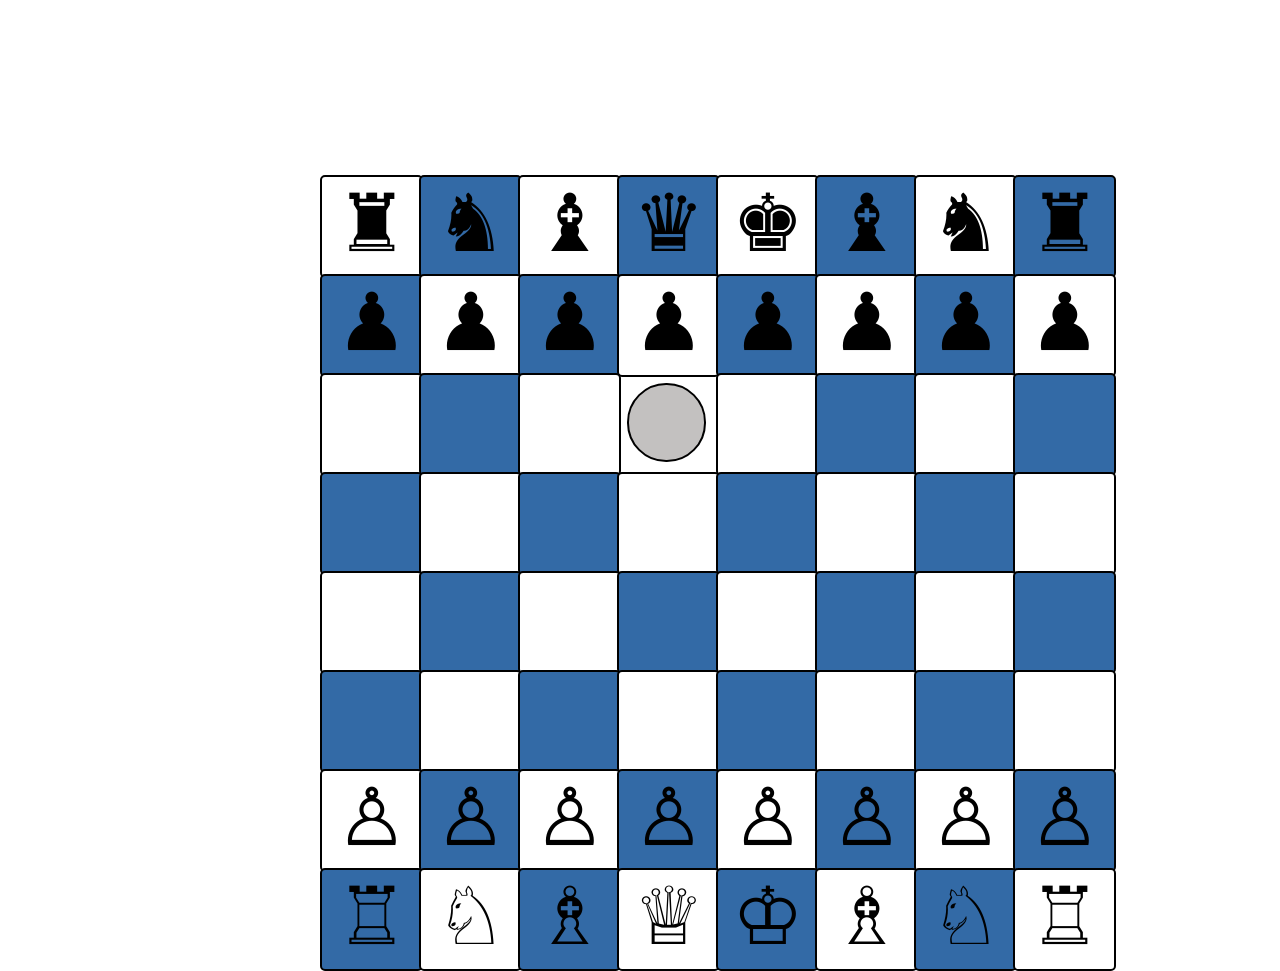
<file: Chess/index.html>
<!DOCTYPE html>
<html lang="en">
<head>
    <meta charset="UTF-8">
    <meta http-equiv="X-UA-Compatible" content="IE=edge">
    <meta name="viewport" content="width=device-width, initial-scale=1.0">
    <title>Chess</title>
    <link rel="stylesheet" href="style.css">
    <script defer src="index.js"></script>
</head>
<body>
    <div class="blackPromotion vis">
        <div class="pbox">&#9821;</div>
        <div class="pbox">&#9819;</div>
        <div class="pbox">&#9820;</div>
        <div class="pbox">&#9822;</div>
    </div>
    <div class="container">
        <div class="box white piece" id="a8">&#9820;</div>
        <div class="box black piece" id="b8">&#9822;</div>
        <div class="box white piece" id="c8">&#9821;</div>
        <div class="box black piece" id="d8">&#9819;</div>
        <div class="box white piece" id="e8">&#9818;</div>
        <div class="box black piece" id="f8">&#9821;</div>
        <div class="box white piece" id="g8">&#9822;</div>
        <div class="box black piece" id="h8">&#9820;</div>
        
        <div class="box black piece" id="a7">&#9823;</div>
        <div class="box white piece" id="b7">&#9823;</div>
        <div class="box black piece" id="c7">&#9823;</div>
        <div class="box white piece" id="d7">&#9823;</div>
        <div class="box black piece" id="e7">&#9823;</div>
        <div class="box white piece" id="f7">&#9823;</div>
        <div class="box black piece" id="g7">&#9823;</div>
        <div class="box white piece" id="h7">&#9823;</div>

        <div class="box white" id="a6"></div>
        <div class="box black" id="b6"></div>
        <div class="box white" id="c6"></div>
        <div class="box black touch" id="d6"></div>
        <div class="box white" id="e6"></div>
        <div class="box black" id="f6"></div>
        <div class="box white" id="g6"></div>
        <div class="box black" id="h6"></div>
        
        <div class="box black" id="a5"></div>
        <div class="box white" id="b5"></div>
        <div class="box black" id="c5"></div>
        <div class="box white" id="d5"></div>
        <div class="box black" id="e5"></div>
        <div class="box white" id="f5"></div>
        <div class="box black" id="g5"></div>
        <div class="box white" id="h5"></div>

        <div class="box white" id="a4"></div>
        <div class="box black" id="b4"></div>
        <div class="box white" id="c4"></div>
        <div class="box black" id="d4"></div>
        <div class="box white" id="e4"></div>
        <div class="box black" id="f4"></div>
        <div class="box white" id="g4"></div>
        <div class="box black" id="h4"></div>
        
        <div class="box black" id="a3"></div>
        <div class="box white" id="b3"></div>
        <div class="box black" id="c3"> </div>
        <div class="box white" id="d3"></div>
        <div class="box black" id="e3"></div>
        <div class="box white" id="f3"></div>
        <div class="box black" id="g3"></div>
        <div class="box white" id="h3"></div>
        
        <div class="box white piece" id="a2">&#9817;</div>
        <div class="box black piece" id="b2">&#9817;</div>
        <div class="box white piece" id="c2">&#9817;</div>
        <div class="box black piece" id="d2">&#9817;</div>
        <div class="box white piece" id="e2">&#9817;</div>
        <div class="box black piece" id="f2">&#9817;</div>
        <div class="box white piece" id="g2">&#9817;</div>
        <div class="box black piece" id="h2">&#9817;</div>
    
        <div class="box black piece" id="a1">&#9814;</div>
        <div class="box white piece" id="b1">&#9816;</div>
        <div class="box black piece" id="c1">&#9815;</div>
        <div class="box white piece" id="d1">&#9813;</div>
        <div class="box black piece" id="e1">&#9812;</div>
        <div class="box white piece" id="f1">&#9815;</div>
        <div class="box black piece" id="g1">&#9816;</div>
        <div class="box white piece" id="h1">&#9814;</div>
    </div>
    <div class="whitePromotion vis">
        <div class="pbox">&#9814;</div>
        <div class="pbox">&#9816;</div>
        <div class="pbox">&#9815;</div>
        <div class="pbox">&#9812;</div>
    </div>
    <script src="index.js"></script>
</body>
</html>
</file>
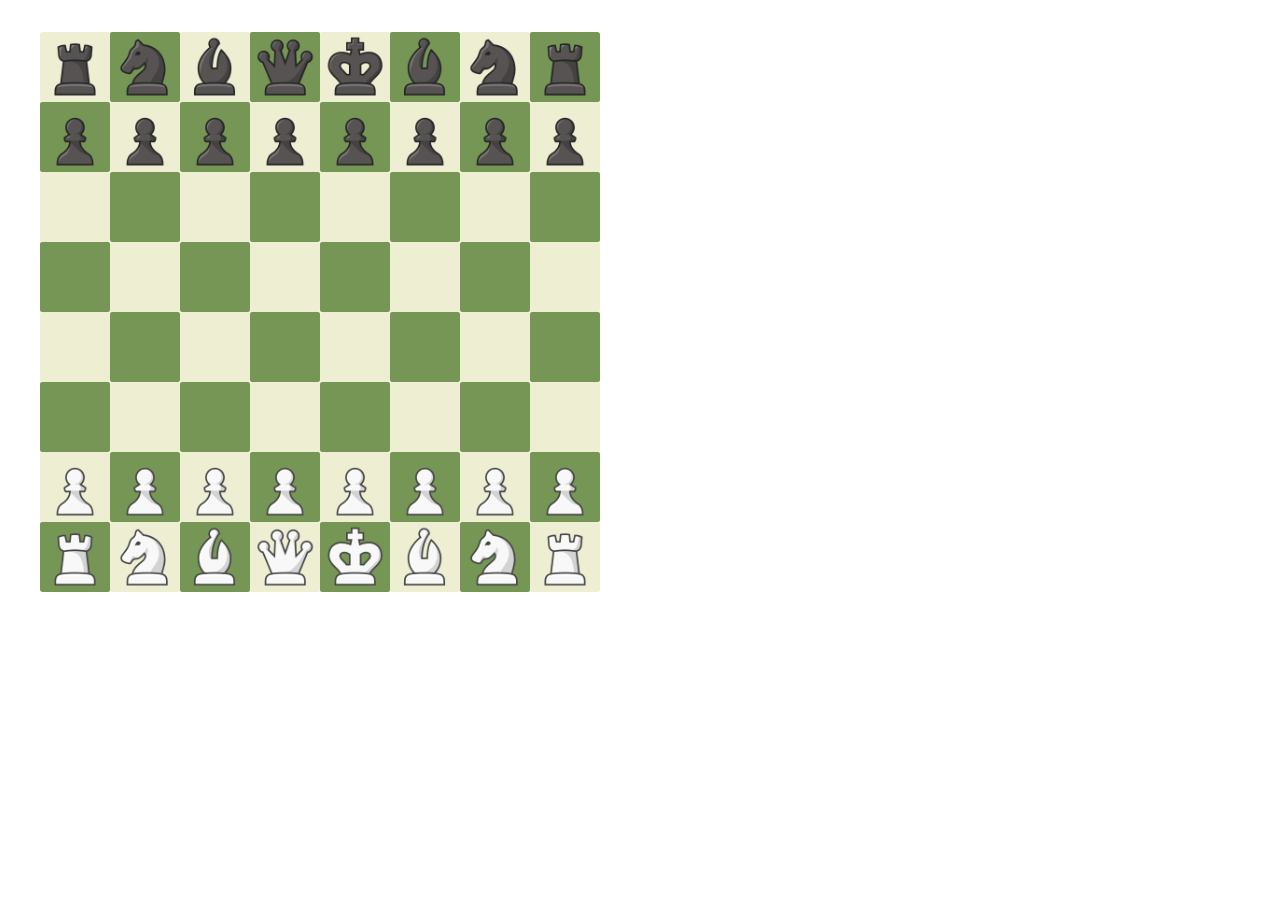
<file: chess_II/index.html>
<!DOCTYPE html>
<html lang="en">
<head>
    <meta charset="UTF-8">
    <meta http-equiv="X-UA-Compatpible" content="IE=edge">
    <meta name="viewport" content="width=device-width, initial-scale=1.0">
    <title>chess</title>
    <script type="module" src="property/Class.js"></script>
    <link rel="stylesheet" href="style.css">
</head>
<body>
    <div class="dad-container">
        <div class="main-container">

        </div>
    </div>
</body>
</html>
</file>
<file: Chess/style.css>
.container{
    display: grid;
    grid-template-rows: repeat(8,11vh);
    grid-template-columns: repeat(8,11vh);
    width: 50vw; /* Set a fixed width for the container */
    height: 50vw;
    margin: auto;
    margin-top: 50px;
}
.white{
  background-color: white;
  border:2px solid black;
}
.black{
    background-color: rgb(51, 106, 166);
    border: 2px solid white;
    
}
.box{
    border: 2px solid black;
    width: 100%; /* Fill the entire grid cell width */
    height: 100%;
    font-size: 80px;
    text-align: center;
    border-radius: 5px;
}
.touch{
    width: 50%;
    height:50%;
    background-color: rgba(56, 52, 48, 0.5);
    border-radius: 50%;
    margin: auto;
     border: 2px solid black;
}
.box:hover{
    cursor: pointer;
}

.touch {
    /* Use relative units for width and height */
    width: 75%;
    height: 75%;

    /* Adjust opacity for better visibility */
    background-color: rgba(56, 52, 48, 0.3);

    /* Maintain the circular shape and border */
    border-radius: 50%;
    margin: auto;
    border: 2px solid black;
}
.ne{
    height: 70px;
    width: 70px;
}
.blackPromotion {
    display: grid;
    grid-template-columns: repeat(4, 1fr); /* Four equal-width columns */
    width: 13vh;
    height: 13vh;
    margin: auto;
    justify-content: center;
}

.pbox {
    margin: auto;
    border: 2px solid black;
    width: 100px; /* Set a fixed width for square boxes */
    height: 100px; /* Set the same height as width for square boxes */
    font-size: 20px; /* Adjust font size to fit the box */
    text-align: center;
    border-radius: 0px; /* Remove border-radius to make it square */
    padding: 10px; /* Apply equal padding on all sides */
    font-size: 80px;
}
.whitePromotion {
    display: grid;
    grid-template-columns: repeat(4, 1fr); /* Four equal-width columns */
    width: 13vh;
    height: 13vh;
    margin: auto;
    justify-content: center;
}
.whitePromotion>.pbox{
    background-color: rgb(51, 106, 166);
}
.vis{
    visibility: hidden;
}
</file>
<file: chess_II/style.css>
/* 769656 -green*/
/* EEEED2-white */
.sq-width{
    background-color: #EEEED2;
    width: 70px;
    height: 70px;
    border-radius: 2px;

}
.main-container{
    display: flex;
    flex-direction: column;
    grid-template-columns: repeat(8,1fr);
    height: 560px;
    width: 560px;
    border-radius: 5px;
}
.pieceElement{
    height: 100%;
}
.dad-container{
    display: flex;
    align-items: center;
    justify-content: center;
    margin: 2rem;
    height: 560px;
    width: 560px;
    border-radius: 2px;
    overflow: hidden;
}
.files:nth-of-type(odd) .square:nth-of-type(even){
    background-color: #769656;
}
.files:nth-of-type(even) .square:nth-of-type(odd){
    background-color: #769656;
}
.ne{
    height: 70px;
    width: 70px;
}
.circle{
    width: 75%;
    height: 75%;

    /* Adjust opacity for better visibility */
    background-color: rgba(56, 52, 48, 0.3);

    /* Maintain the circular shape and border */
    border-radius: 50%;
    margin: auto;
    text-align: center;
    border: 2px solid black;
}
.flex{
    display: flex;
    justify-content: center;
    text-align: center;
}
.dark{
    background-color: #769656;
}
.light{
    background-color: #EEEED2;
}
.rank{
    width: 560px;
    height: 70px;
    display: flex;
}
img{
    height: 100%;
    
}
</file>
